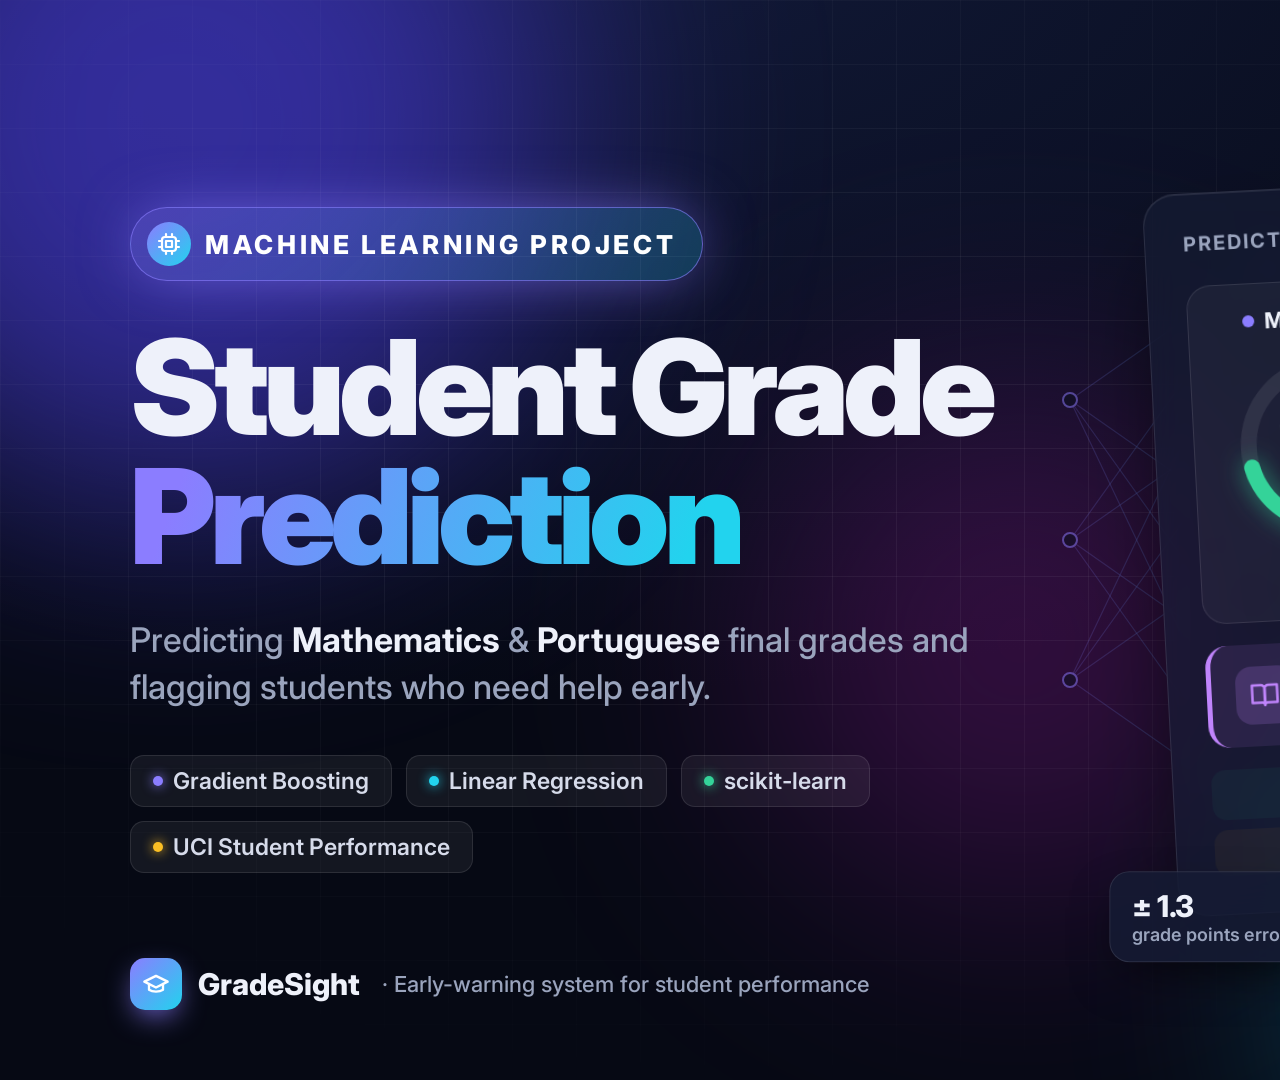
<file: Docs/cover/cover.html>
<!doctype html>
<html lang="en">
<head>
<meta charset="utf-8">
<title>Project Cover</title>
<link href="https://fonts.googleapis.com/css2?family=Inter:wght@400;500;600;700;800;900&display=swap" rel="stylesheet">
<style>
  :root {
    --bg: #060914; --text: #eef1fa; --muted: #9aa4bd;
    --accent: #8b7dff; --accent-2: #22d3ee; --pass: #34d399; --fail: #fb7185; --violet: #c084fc; --amber: #fbbf24;
    --track: rgba(255,255,255,.08); --border: rgba(255,255,255,.1);
  }
  * { box-sizing: border-box; margin: 0; padding: 0; }
  html, body { width: 1920px; height: 1080px; overflow: hidden; background: var(--bg); color: var(--text);
    font-family: "Inter", system-ui, sans-serif; }
  .stage { position: relative; width: 1920px; height: 1080px; overflow: hidden;
    background: radial-gradient(1400px 800px at 30% -10%, #121a3a, var(--bg)); }
  .blob { position: absolute; border-radius: 50%; filter: blur(130px); }
  .b1 { width: 760px; height: 760px; background: #4338ca; top: -260px; left: -200px; opacity: .7; }
  .b2 { width: 700px; height: 700px; background: #0e7490; bottom: -240px; right: -120px; opacity: .65; }
  .b3 { width: 520px; height: 520px; background: #86198f; top: 380px; left: 760px; opacity: .35; }
  .grid { position: absolute; inset: 0;
    background-image: linear-gradient(rgba(255,255,255,.05) 1px, transparent 1px), linear-gradient(90deg, rgba(255,255,255,.05) 1px, transparent 1px);
    background-size: 64px 64px; mask-image: radial-gradient(ellipse at 40% 40%, #000 25%, transparent 75%); }
  .net { position: absolute; inset: 0; opacity: .5; }

  .left { position: absolute; left: 130px; top: 0; bottom: 0; width: 980px; display: flex; flex-direction: column; justify-content: center; }
  .badge { align-self: flex-start; display: flex; align-items: center; gap: 14px; padding: 14px 26px 14px 16px; border-radius: 999px;
    font-size: 26px; font-weight: 800; letter-spacing: .14em; color: #fff;
    background: linear-gradient(135deg, rgba(139,125,255,.28), rgba(34,211,238,.22)); border: 1.5px solid rgba(139,125,255,.6);
    box-shadow: 0 0 60px -10px rgba(139,125,255,.7); }
  .badge .ico { width: 44px; height: 44px; border-radius: 50%; display: grid; place-items: center;
    background: linear-gradient(135deg, var(--accent), var(--accent-2)); }
  h1 { margin-top: 42px; font-size: 132px; line-height: .98; font-weight: 900; letter-spacing: -.045em; }
  .grad { background: linear-gradient(110deg, var(--accent) 10%, var(--accent-2) 90%); -webkit-background-clip: text; background-clip: text; color: transparent; }
  .sub { margin-top: 34px; font-size: 34px; line-height: 1.4; color: var(--muted); max-width: 900px; font-weight: 500; }
  .sub b { color: var(--text); font-weight: 700; }
  .chips { display: flex; flex-wrap: wrap; gap: 14px; margin-top: 44px; }
  .chip { font-size: 23px; font-weight: 600; padding: 11px 22px; border-radius: 14px; background: rgba(255,255,255,.06);
    border: 1px solid var(--border); color: #d6dbea; display: flex; align-items: center; gap: 10px; }
  .chip i { width: 10px; height: 10px; border-radius: 50%; background: var(--c); box-shadow: 0 0 12px var(--c); }
  .brand { position: absolute; left: 130px; bottom: 70px; display: flex; align-items: center; gap: 16px; font-size: 30px; font-weight: 800; }
  .brand .mark { width: 52px; height: 52px; border-radius: 15px; display: grid; place-items: center;
    background: linear-gradient(135deg, var(--accent), var(--accent-2)); box-shadow: 0 10px 30px -8px var(--accent); }
  .brand small { font-size: 22px; font-weight: 500; color: var(--muted); margin-left: 6px; }

  .right { position: absolute; right: 120px; top: 50%; transform: translateY(-50%) rotate(-3deg); width: 640px; }
  .card { border-radius: 32px; padding: 38px; background: rgba(22,28,52,.62); border: 1px solid var(--border);
    backdrop-filter: blur(20px); box-shadow: 0 40px 100px -30px rgba(0,0,0,.8), inset 0 1px 0 rgba(255,255,255,.08); }
  .card-head { display: flex; justify-content: space-between; align-items: center; margin-bottom: 30px; }
  .card-head span { font-size: 20px; font-weight: 700; color: var(--muted); letter-spacing: .1em; text-transform: uppercase; }
  .dots { display: flex; gap: 8px; } .dots i { width: 12px; height: 12px; border-radius: 50%; background: rgba(255,255,255,.18); }
  .gauges { display: grid; grid-template-columns: 1fr 1fr; gap: 22px; }
  .gauge { border-radius: 24px; padding: 24px 18px; background: rgba(255,255,255,.04); border: 1px solid var(--border);
    display: flex; flex-direction: column; align-items: center; gap: 14px; }
  .g-title { font-size: 22px; font-weight: 700; display: flex; align-items: center; gap: 10px; }
  .g-title i { width: 12px; height: 12px; border-radius: 50%; }
  .ring { position: relative; width: 200px; height: 200px; }
  .ring svg { width: 100%; height: 100%; transform: rotate(-90deg); overflow: visible; }
  .ring .val { position: absolute; inset: 0; display: flex; flex-direction: column; align-items: center; justify-content: center; }
  .ring .val b { font-size: 54px; font-weight: 800; letter-spacing: -.03em; }
  .ring .val small { font-size: 18px; color: var(--muted); font-weight: 600; margin-top: -4px; }
  .pill { font-size: 18px; font-weight: 800; letter-spacing: .1em; padding: 6px 18px; border-radius: 999px;
    color: var(--c); background: color-mix(in srgb, var(--c) 15%, transparent); border: 1px solid color-mix(in srgb, var(--c) 40%, transparent); }
  .group { margin-top: 22px; display: flex; gap: 18px; align-items: center; padding: 22px 24px; border-radius: 22px;
    background: rgba(192,132,252,.1); border-left: 5px solid var(--violet); }
  .group .gi { width: 58px; height: 58px; border-radius: 16px; display: grid; place-items: center; background: rgba(192,132,252,.18); color: var(--violet); flex: none; }
  .group small { font-size: 15px; font-weight: 700; letter-spacing: .12em; color: var(--muted); text-transform: uppercase; }
  .group b { display: block; font-size: 30px; color: var(--violet); letter-spacing: -.02em; }
  .matrix { margin-top: 22px; display: grid; grid-template-columns: 1fr 1fr; gap: 10px; }
  .matrix div { border-radius: 14px; padding: 13px; text-align: center; font-size: 17px; font-weight: 700; color: var(--c);
    background: color-mix(in srgb, var(--c) 9%, transparent); opacity: .55; }
  .matrix .on { opacity: 1; border: 2px solid var(--c); background: color-mix(in srgb, var(--c) 18%, transparent);
    box-shadow: 0 0 30px -6px var(--c); }
  .float { position: absolute; border-radius: 20px; padding: 16px 22px; background: rgba(22,28,52,.85); border: 1px solid var(--border);
    box-shadow: 0 20px 50px -15px rgba(0,0,0,.7); font-size: 18px; color: var(--muted); font-weight: 600; }
  .float b { display: block; font-size: 30px; color: var(--text); font-weight: 800; letter-spacing: -.02em; }
  .f1 { top: -56px; right: -40px; transform: rotate(3deg); }
  .f2 { bottom: -46px; left: -70px; transform: rotate(3deg); }
</style>
</head>
<body>
<div class="stage">
  <span class="blob b1"></span><span class="blob b2"></span><span class="blob b3"></span>
  <div class="grid"></div>

  <svg class="net" viewBox="0 0 1920 1080" id="net"></svg>

  <div class="left">
    <div class="badge">
      <span class="ico">
        <svg width="24" height="24" viewBox="0 0 24 24" fill="none" stroke="#fff" stroke-width="2.2" stroke-linecap="round" stroke-linejoin="round">
          <rect x="5" y="5" width="14" height="14" rx="3"/><path d="M9 9h6v6H9zM9 2v3M15 2v3M9 19v3M15 19v3M2 9h3M2 15h3M19 9h3M19 15h3"/>
        </svg>
      </span>
      MACHINE LEARNING PROJECT
    </div>
    <h1>Student Grade<br><span class="grad">Prediction</span></h1>
    <p class="sub">Predicting <b>Mathematics</b> &amp; <b>Portuguese</b> final grades and flagging students who need help early.</p>
    <div class="chips">
      <span class="chip" style="--c:#8b7dff"><i></i>Gradient Boosting</span>
      <span class="chip" style="--c:#22d3ee"><i></i>Linear Regression</span>
      <span class="chip" style="--c:#34d399"><i></i>scikit-learn</span>
      <span class="chip" style="--c:#fbbf24"><i></i>UCI Student Performance</span>
    </div>
  </div>

  <div class="brand">
    <span class="mark">
      <svg viewBox="0 0 24 24" width="28" height="28" fill="none" stroke="#fff" stroke-width="2" stroke-linecap="round" stroke-linejoin="round"><path d="M22 10 12 5 2 10l10 5 10-5z"/><path d="M6 12v5c3 2 9 2 12 0v-5"/></svg>
    </span>
    GradeSight <small>· Early-warning system for student performance</small>
  </div>

  <div class="right">
    <div class="card">
      <div class="card-head"><span>Prediction result</span><div class="dots"><i></i><i></i><i></i></div></div>
      <div class="gauges">
        <div class="gauge" style="--c:var(--pass)">
          <div class="g-title"><i style="background:var(--accent)"></i>Mathematics</div>
          <div class="ring">
            <svg viewBox="0 0 200 200">
              <circle cx="100" cy="100" r="80" fill="none" stroke="rgba(255,255,255,.08)" stroke-width="16"/>
              <circle cx="100" cy="100" r="80" fill="none" stroke="#34d399" stroke-width="16" stroke-linecap="round"
                stroke-dasharray="502.65" stroke-dashoffset="145.8" style="filter:drop-shadow(0 0 12px rgba(52,211,153,.6))"/>
              <line x1="6" y1="100" x2="34" y2="100" stroke="#eef1fa" stroke-width="4" stroke-linecap="round" opacity=".75"/>
            </svg>
            <div class="val"><b>14.2</b><small>/ 20</small></div>
          </div>
          <span class="pill">PASS</span>
        </div>
        <div class="gauge" style="--c:var(--fail)">
          <div class="g-title"><i style="background:var(--accent-2)"></i>Portuguese</div>
          <div class="ring">
            <svg viewBox="0 0 200 200">
              <circle cx="100" cy="100" r="80" fill="none" stroke="rgba(255,255,255,.08)" stroke-width="16"/>
              <circle cx="100" cy="100" r="80" fill="none" stroke="#fb7185" stroke-width="16" stroke-linecap="round"
                stroke-dasharray="502.65" stroke-dashoffset="286.5" style="filter:drop-shadow(0 0 12px rgba(251,113,133,.6))"/>
              <line x1="6" y1="100" x2="34" y2="100" stroke="#eef1fa" stroke-width="4" stroke-linecap="round" opacity=".75"/>
            </svg>
            <div class="val"><b>8.6</b><small>/ 20</small></div>
          </div>
          <span class="pill">FAIL</span>
        </div>
      </div>
      <div class="group">
        <span class="gi">
          <svg viewBox="0 0 24 24" width="30" height="30" fill="none" stroke="currentColor" stroke-width="2" stroke-linecap="round" stroke-linejoin="round"><path d="M2 4h7a3 3 0 0 1 3 3v13a2 2 0 0 0-2-2H2z"/><path d="M22 4h-7a3 3 0 0 0-3 3v13a2 2 0 0 1 2-2h8z"/></svg>
        </span>
        <div><small>Intervention group</small><b>Language support</b></div>
      </div>
      <div class="matrix">
        <div style="--c:var(--pass)">On track</div>
        <div class="on" style="--c:var(--violet)">Language support</div>
        <div style="--c:var(--amber)">Math tutoring</div>
        <div style="--c:var(--fail)">General support</div>
      </div>
    </div>
    <div class="float f1"><b>R² 0.90</b>Math model accuracy</div>
    <div class="float f2"><b>± 1.3</b>grade points error</div>
  </div>
</div>
<script>
  // Decorative neural-network pattern behind the content.
  const svg = document.getElementById("net");
  const layers = [[1070, 3], [1270, 5], [1470, 5], [1670, 5], [1870, 3]];
  const pts = layers.map(([x, n]) => Array.from({ length: n }, (_, i) => [x, 540 + (i - (n - 1) / 2) * 140]));
  let out = "";
  for (let l = 0; l < pts.length - 1; l++)
    for (const a of pts[l]) for (const b of pts[l + 1])
      out += `<line x1="${a[0]}" y1="${a[1]}" x2="${b[0]}" y2="${b[1]}" stroke="url(#lg)" stroke-width="1.2" opacity=".35"/>`;
  for (const layer of pts) for (const [x, y] of layer)
    out += `<circle cx="${x}" cy="${y}" r="7" fill="#0b1020" stroke="#8b7dff" stroke-width="2"/>`;
  svg.innerHTML = `<defs><linearGradient id="lg" x1="0" x2="1"><stop offset="0" stop-color="#8b7dff"/><stop offset="1" stop-color="#22d3ee"/></linearGradient></defs>` + out;
</script>
</body>
</html>
</file>
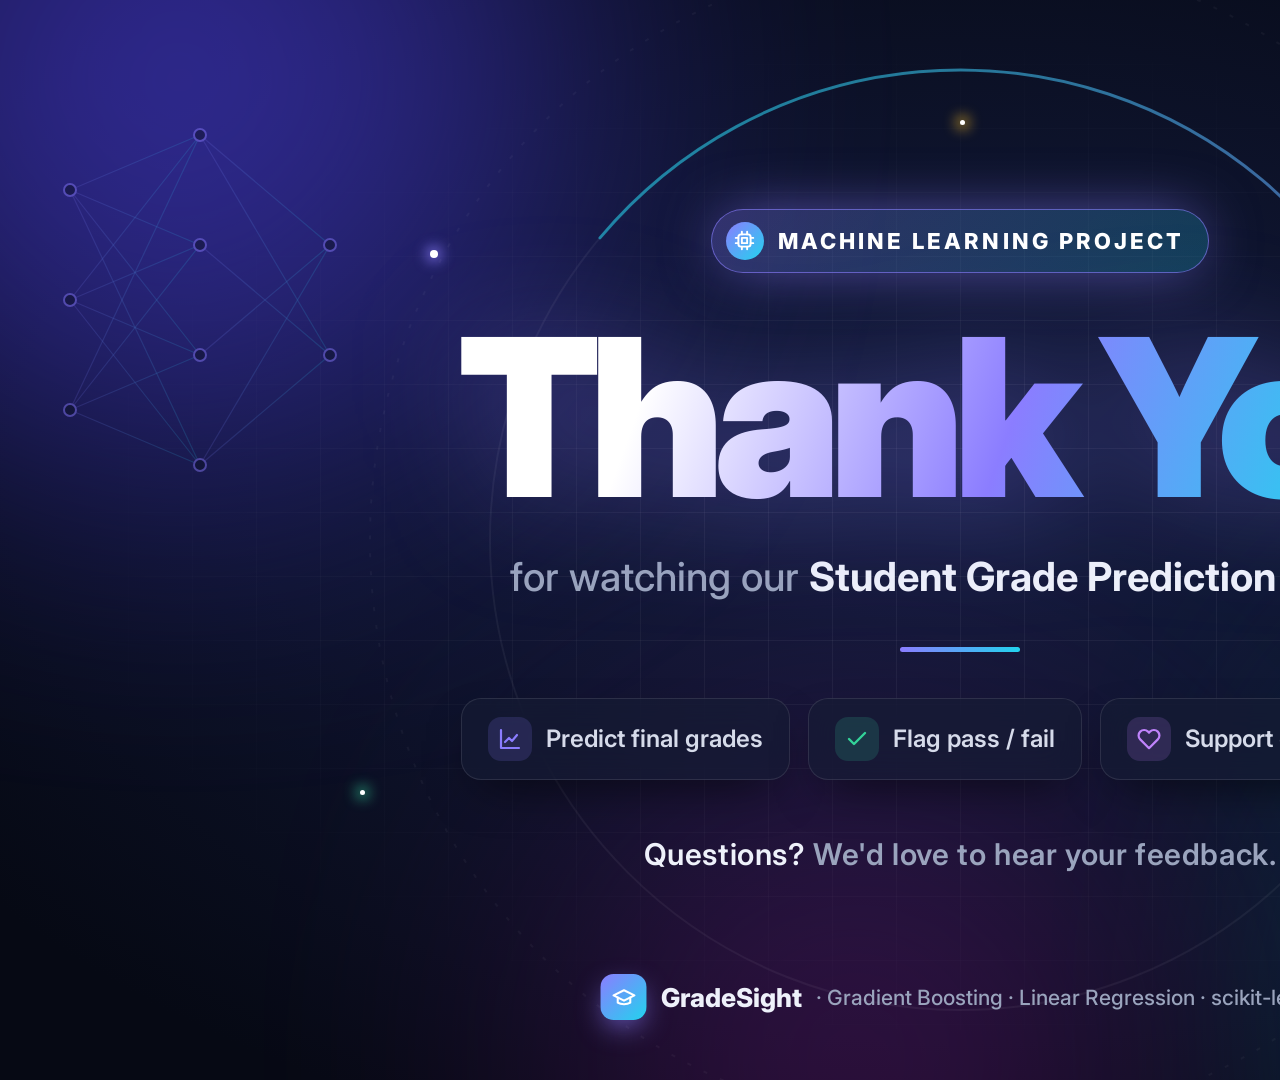
<file: Docs/cover/thank_you.html>
<!doctype html>
<html lang="en">
<head>
<meta charset="utf-8">
<title>Thank You</title>
<link href="https://fonts.googleapis.com/css2?family=Inter:wght@400;500;600;700;800;900&display=swap" rel="stylesheet">
<style>
  :root { --bg: #060914; --text: #eef1fa; --muted: #9aa4bd; --accent: #8b7dff; --accent-2: #22d3ee;
    --pass: #34d399; --fail: #fb7185; --violet: #c084fc; --amber: #fbbf24; --border: rgba(255,255,255,.1); }
  * { box-sizing: border-box; margin: 0; padding: 0; }
  html, body { width: 1920px; height: 1080px; overflow: hidden; background: var(--bg); color: var(--text);
    font-family: "Inter", system-ui, sans-serif; }
  .stage { position: relative; width: 1920px; height: 1080px; overflow: hidden;
    background: radial-gradient(1200px 700px at 50% 45%, #141c40, var(--bg)); }
  .blob { position: absolute; border-radius: 50%; filter: blur(140px); }
  .b1 { width: 760px; height: 760px; background: #4338ca; top: -300px; left: -200px; opacity: .65; }
  .b2 { width: 720px; height: 720px; background: #0e7490; bottom: -300px; right: -180px; opacity: .6; }
  .b3 { width: 560px; height: 560px; background: #86198f; bottom: -260px; left: 30%; opacity: .35; }
  .grid { position: absolute; inset: 0;
    background-image: linear-gradient(rgba(255,255,255,.05) 1px, transparent 1px), linear-gradient(90deg, rgba(255,255,255,.05) 1px, transparent 1px);
    background-size: 64px 64px; mask-image: radial-gradient(ellipse at 50% 50%, #000 20%, transparent 70%); }
  .net { position: absolute; inset: 0; opacity: .45; }
  .rings { position: absolute; left: 50%; top: 50%; transform: translate(-50%, -50%); }

  .center { position: absolute; inset: 0; display: flex; flex-direction: column; align-items: center; justify-content: center; text-align: center; }
  .badge { display: flex; align-items: center; gap: 14px; padding: 12px 24px 12px 14px; border-radius: 999px;
    font-size: 22px; font-weight: 800; letter-spacing: .14em; color: #fff;
    background: linear-gradient(135deg, rgba(139,125,255,.28), rgba(34,211,238,.22)); border: 1.5px solid rgba(139,125,255,.6);
    box-shadow: 0 0 60px -10px rgba(139,125,255,.7); }
  .badge .ico { width: 38px; height: 38px; border-radius: 50%; display: grid; place-items: center;
    background: linear-gradient(135deg, var(--accent), var(--accent-2)); }
  h1 { margin-top: 40px; font-size: 220px; line-height: .95; font-weight: 900; letter-spacing: -.055em;
    background: linear-gradient(110deg, #fff 20%, var(--accent) 55%, var(--accent-2) 90%);
    -webkit-background-clip: text; background-clip: text; color: transparent;
    filter: drop-shadow(0 10px 60px rgba(139,125,255,.35)); }
  .sub { margin-top: 30px; font-size: 40px; font-weight: 500; color: var(--muted); }
  .sub b { color: var(--text); font-weight: 700; }
  .divider { margin: 46px auto 0; width: 120px; height: 5px; border-radius: 99px; background: linear-gradient(90deg, var(--accent), var(--accent-2)); }
  .recap { margin-top: 46px; display: flex; gap: 18px; }
  .item { display: flex; align-items: center; gap: 14px; padding: 18px 26px; border-radius: 20px;
    background: rgba(22,28,52,.62); border: 1px solid var(--border); backdrop-filter: blur(16px);
    font-size: 24px; font-weight: 600; color: #d6dbea; box-shadow: 0 20px 50px -20px rgba(0,0,0,.7); }
  .item .ic { width: 44px; height: 44px; border-radius: 13px; display: grid; place-items: center; color: var(--c);
    background: color-mix(in srgb, var(--c) 16%, transparent); }
  .q { margin-top: 56px; font-size: 30px; font-weight: 600; color: var(--muted); letter-spacing: .02em; }
  .q span { color: var(--text); }
  .brand { position: absolute; left: 50%; bottom: 60px; transform: translateX(-50%); display: flex; align-items: center; gap: 14px;
    font-size: 26px; font-weight: 800; white-space: nowrap; }
  .brand .mark { width: 46px; height: 46px; border-radius: 13px; display: grid; place-items: center;
    background: linear-gradient(135deg, var(--accent), var(--accent-2)); box-shadow: 0 10px 30px -8px var(--accent); }
  .brand small { font-size: 21px; font-weight: 500; color: var(--muted); }
  .spark { position: absolute; border-radius: 50%; background: #fff; box-shadow: 0 0 14px 3px var(--c); }
</style>
</head>
<body>
<div class="stage">
  <span class="blob b1"></span><span class="blob b2"></span><span class="blob b3"></span>
  <div class="grid"></div>
  <svg class="net" viewBox="0 0 1920 1080" id="net"></svg>

  <svg class="rings" width="1300" height="1300" viewBox="0 0 1300 1300" aria-hidden="true">
    <defs><linearGradient id="rg" x1="0" x2="1"><stop offset="0" stop-color="#8b7dff"/><stop offset="1" stop-color="#22d3ee"/></linearGradient></defs>
    <circle cx="650" cy="650" r="470" fill="none" stroke="rgba(255,255,255,.05)" stroke-width="2"/>
    <circle cx="650" cy="650" r="470" fill="none" stroke="url(#rg)" stroke-width="3" stroke-linecap="round"
      stroke-dasharray="2953" stroke-dashoffset="2100" opacity=".55" transform="rotate(-140 650 650)"/>
    <circle cx="650" cy="650" r="590" fill="none" stroke="rgba(255,255,255,.04)" stroke-width="2" stroke-dasharray="4 14"/>
    <circle cx="650" cy="650" r="590" fill="none" stroke="#34d399" stroke-width="3" stroke-linecap="round"
      stroke-dasharray="3707" stroke-dashoffset="3330" opacity=".45" transform="rotate(-10 650 650)"/>
  </svg>

  <span class="spark" style="--c:#8b7dff;width:8px;height:8px;left:430px;top:250px"></span>
  <span class="spark" style="--c:#22d3ee;width:6px;height:6px;left:1500px;top:220px"></span>
  <span class="spark" style="--c:#c084fc;width:7px;height:7px;left:1560px;top:800px"></span>
  <span class="spark" style="--c:#34d399;width:5px;height:5px;left:360px;top:790px"></span>
  <span class="spark" style="--c:#fbbf24;width:5px;height:5px;left:960px;top:120px"></span>

  <div class="center">
    <div class="badge">
      <span class="ico">
        <svg width="21" height="21" viewBox="0 0 24 24" fill="none" stroke="#fff" stroke-width="2.2" stroke-linecap="round" stroke-linejoin="round">
          <rect x="5" y="5" width="14" height="14" rx="3"/><path d="M9 9h6v6H9zM9 2v3M15 2v3M9 19v3M15 19v3M2 9h3M2 15h3M19 9h3M19 15h3"/>
        </svg>
      </span>
      MACHINE LEARNING PROJECT
    </div>
    <h1>Thank You</h1>
    <p class="sub">for watching our <b>Student Grade Prediction</b> project</p>
    <div class="divider"></div>
    <div class="recap">
      <div class="item" style="--c:var(--accent)">
        <span class="ic"><svg width="24" height="24" viewBox="0 0 24 24" fill="none" stroke="currentColor" stroke-width="2.2" stroke-linecap="round" stroke-linejoin="round"><path d="M3 3v18h18"/><path d="m7 15 4-4 3 3 5-6"/></svg></span>
        Predict final grades
      </div>
      <div class="item" style="--c:var(--pass)">
        <span class="ic"><svg width="24" height="24" viewBox="0 0 24 24" fill="none" stroke="currentColor" stroke-width="2.4" stroke-linecap="round" stroke-linejoin="round"><path d="M20 6 9 17l-5-5"/></svg></span>
        Flag pass / fail
      </div>
      <div class="item" style="--c:var(--violet)">
        <span class="ic"><svg width="24" height="24" viewBox="0 0 24 24" fill="none" stroke="currentColor" stroke-width="2.2" stroke-linecap="round" stroke-linejoin="round"><path d="M20.8 4.6a5.5 5.5 0 0 0-7.8 0L12 5.7l-1-1.1a5.5 5.5 0 0 0-7.8 7.8L12 21.2l8.8-8.8a5.5 5.5 0 0 0 0-7.8z"/></svg></span>
        Support every student
      </div>
    </div>
    <p class="q"><span>Questions?</span> We'd love to hear your feedback.</p>
  </div>

  <div class="brand">
    <span class="mark">
      <svg viewBox="0 0 24 24" width="25" height="25" fill="none" stroke="#fff" stroke-width="2" stroke-linecap="round" stroke-linejoin="round"><path d="M22 10 12 5 2 10l10 5 10-5z"/><path d="M6 12v5c3 2 9 2 12 0v-5"/></svg>
    </span>
    GradeSight <small>· Gradient Boosting · Linear Regression · scikit-learn</small>
  </div>
</div>
<script>
  // Faint neural-network motifs in the corners.
  const svg = document.getElementById("net");
  function net(layers) {
    const pts = layers.map(([x, y0, n, gap]) => Array.from({ length: n }, (_, i) => [x, y0 + (i - (n - 1) / 2) * gap]));
    let out = "";
    for (let l = 0; l < pts.length - 1; l++)
      for (const a of pts[l]) for (const b of pts[l + 1])
        out += `<line x1="${a[0]}" y1="${a[1]}" x2="${b[0]}" y2="${b[1]}" stroke="url(#lg)" stroke-width="1.2" opacity=".35"/>`;
    for (const layer of pts) for (const [x, y] of layer)
      out += `<circle cx="${x}" cy="${y}" r="6" fill="#0b1020" stroke="#8b7dff" stroke-width="2"/>`;
    return out;
  }
  svg.innerHTML = `<defs><linearGradient id="lg" x1="0" x2="1"><stop offset="0" stop-color="#8b7dff"/><stop offset="1" stop-color="#22d3ee"/></linearGradient></defs>` +
    net([[70, 300, 3, 110], [200, 300, 4, 110], [330, 300, 2, 110]]) +
    net([[1590, 780, 2, 110], [1720, 780, 4, 110], [1850, 780, 3, 110]]);
</script>
</body>
</html>
</file>
